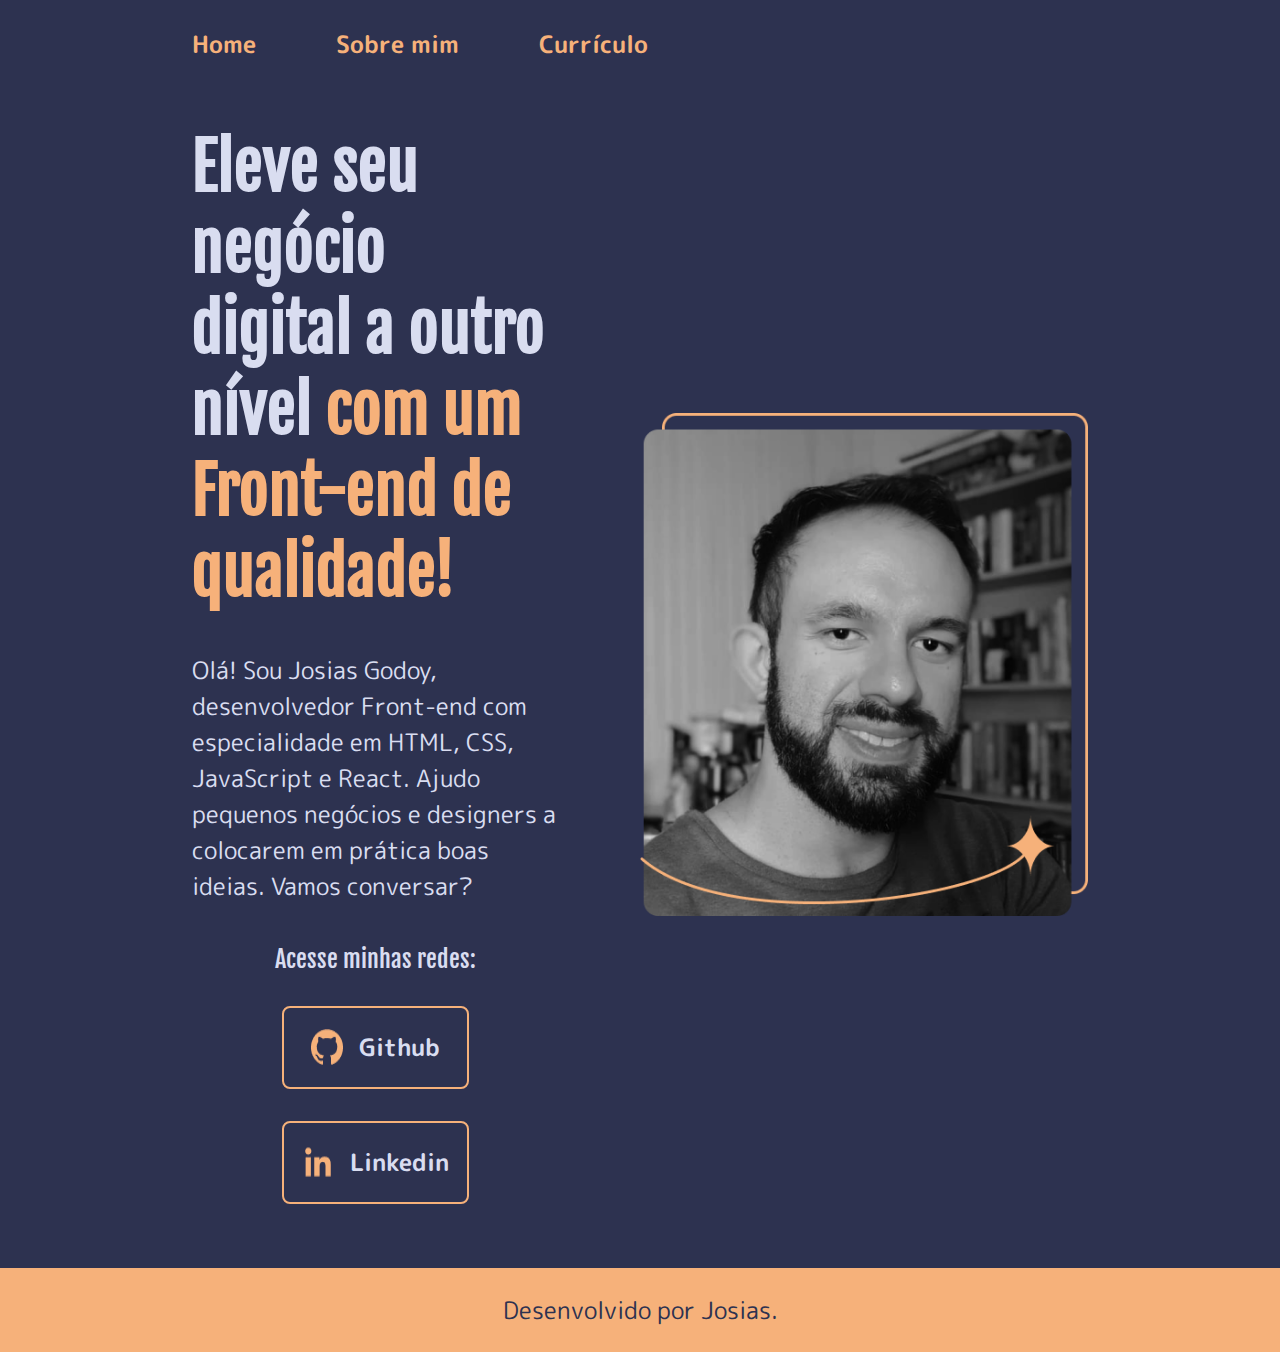
<file: index.html>
<!DOCTYPE html>
<html lang="pt-BR">
<head>
    <meta charset="UTF-8">
    <meta name="viewport" content="width=device-width, initial-scale=1.0">
    <title>Portfólio</title>
    <link rel="stylesheet" href="./styles/style.css">
</head>
<body>
    <header class="cabecalho">
        <nav class="cabecalho__menu">
            <a class="cabecalho__menu__link" href="index.html">Home</a>
            <a class="cabecalho__menu__link" href="about.html">Sobre mim</a>
            <a class="cabecalho__menu__link" href="curriculo.html">Currículo</a>
        </nav>
    </header>
    <main class="apresentacao">
        <section class="apresentacao__conteudo">
            <h1 class="apresentacao__conteudo__titulo">Eleve seu negócio digital a outro nível <strong class="titulo-destaque">com um Front-end de qualidade!</strong></h1>
            <p class="apresentacao__conteudo__texto">Olá! Sou Josias Godoy, desenvolvedor Front-end com especialidade em HTML, CSS, JavaScript e React. Ajudo pequenos negócios e designers a colocarem em prática boas ideias. Vamos conversar?</p>
            <div class="apresentacao__links">
                <h2 class="apresentacao__links__subtitulo">Acesse minhas redes:</h2>
                <a class="apresentacao__links__navegacao" href="https://github.com/JosiasGodoy">
                    <img src="./assets/github.png">
                    Github
                </a>
                <a class="apresentacao__links__navegacao" href="https://www.linkedin.com/in/JosiasGodoy">
                    <img src="./assets/linkedin.png">
                    Linkedin
                </a>
                <!-- <a class="apresentacao__links__navegacao" href="https://twitch.tv/guilimadev">
                    <img src="./assets/twitch.png">
                    Twitch
                </a> -->
            </div>
        </section>
        <img class="apresentacao__imagem" src="./assets/imagem.png" alt="Foto de Josias Godoy, desenvolvedor front-end">
    </main>
    <footer class="rodape">
        <p>Desenvolvido por Josias.</p>
    </footer>
</body>
</html>
</file>
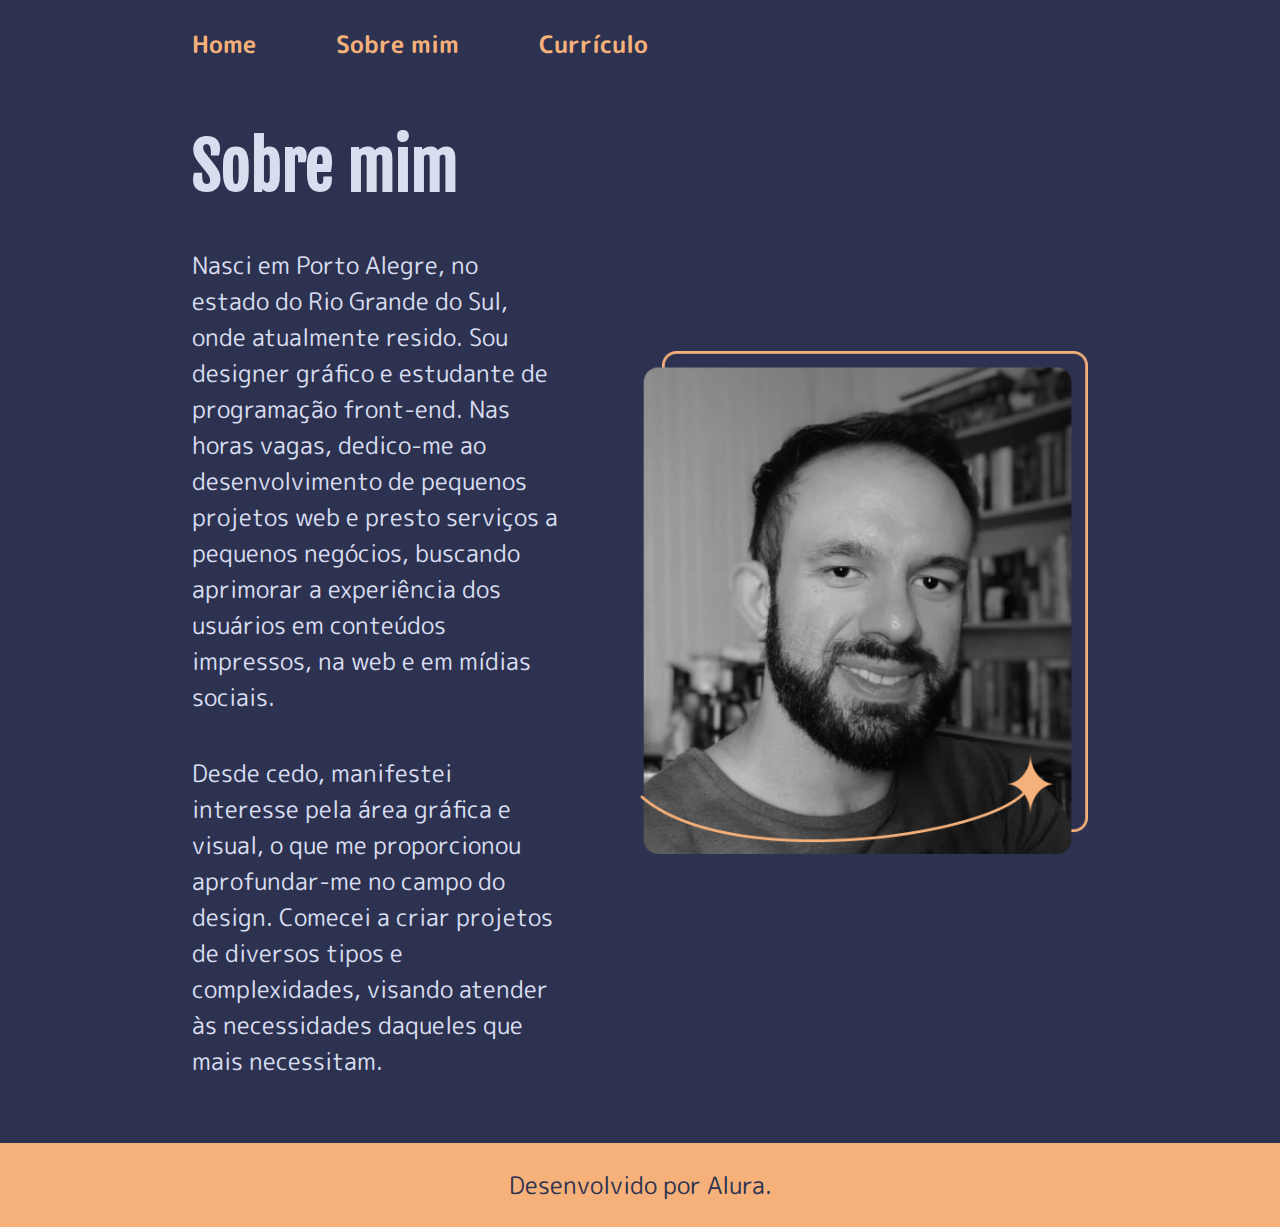
<file: about.html>
<!DOCTYPE html>
<html lang="pt-br">
<head>
    <meta charset="UTF-8">
    <meta name="viewport" content="width=device-width, initial-scale=1.0">
    <title>Sobre mim</title>
    <link rel="stylesheet" href="./styles/style.css">
</head>
<body>
    <header class="cabecalho">
        <nav class="cabecalho__menu">
            <a class="cabecalho__menu__link" href="index.html">Home</a>
            <a class="cabecalho__menu__link" href="about.html">Sobre mim</a>
            <a class="cabecalho__menu__link" href="curriculo.html">Currículo</a>
        </nav>
    </header>

    <main class="apresentacao">
        <section class="apresentacao__conteudo">
            <h1 class="apresentacao__conteudo__titulo">Sobre mim</h1>
            <p class="apresentacao__conteudo__texto">Nasci em Porto Alegre, no estado do Rio Grande do Sul, onde atualmente resido. Sou designer gráfico e estudante de programação front-end. Nas horas vagas, dedico-me ao desenvolvimento de pequenos projetos web e presto serviços a pequenos negócios, buscando aprimorar a experiência dos usuários em conteúdos impressos, na web e em mídias sociais.</p>
            <p class="apresentacao__conteudo__texto">Desde cedo, manifestei interesse pela área gráfica e visual, o que me proporcionou aprofundar-me no campo do design. Comecei a criar projetos de diversos tipos e complexidades, visando atender às necessidades daqueles que mais necessitam.</p>
        </section>
        <img class="apresentacao__imagem" src="./assets/imagem.png" alt="Foto de Josias Godoy, desenvolvedor front-end">
    </main>

    <footer class="rodape">
        <p>Desenvolvido por Alura.</p>
    </footer>
</body>
</html>
</file>
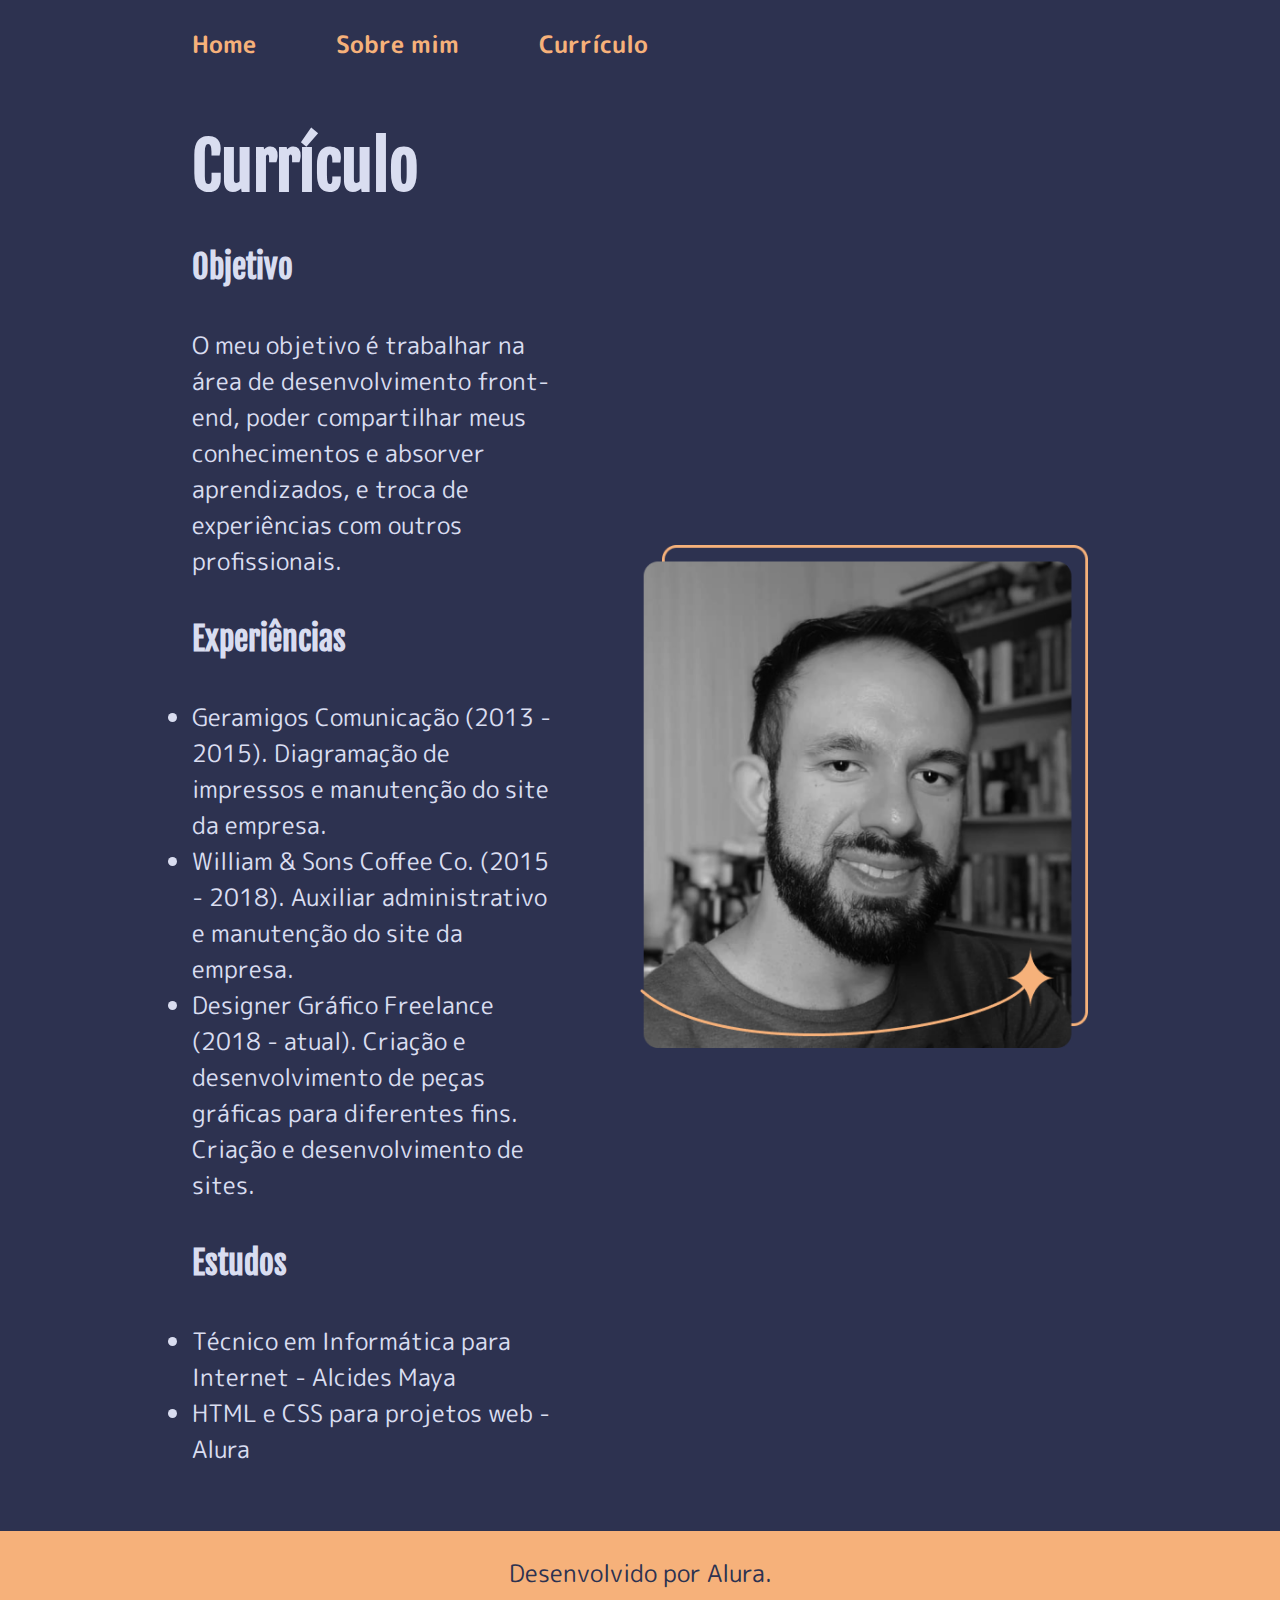
<file: curriculo.html>
<!DOCTYPE html>
<html lang="pt-br">
<head>
    <meta charset="UTF-8">
    <meta name="viewport" content="width=device-width, initial-scale=1.0">
    <title>Sobre mim</title>
    <link rel="stylesheet" href="./styles/style.css">
</head>
<body>
    <header class="cabecalho">
        <nav class="cabecalho__menu">
            <a class="cabecalho__menu__link" href="index.html">Home</a>
            <a class="cabecalho__menu__link" href="about.html">Sobre mim</a>
            <a class="cabecalho__menu__link" href="curriculo.html">Currículo</a>
        </nav>
    </header>

    <main class="apresentacao">
        <section class="apresentacao__conteudo">
            <h1 class="apresentacao__conteudo__titulo">Currículo</h1>
            <h2 class="apresentacao__conteudo__subtitulo">Objetivo</h2>
            <p class="apresentacao__conteudo__texto">O meu objetivo é trabalhar na área de desenvolvimento front-end, poder compartilhar meus conhecimentos e absorver aprendizados, e troca de experiências com outros profissionais.</p>
            <h2 class="apresentacao__conteudo__subtitulo">Experiências</h2>
            <ul class="apresentacao__conteudo__texto">
                <li>Geramigos Comunicação (2013 - 2015). Diagramação de impressos e manutenção do site da empresa.</li>
                <li>William & Sons Coffee Co. (2015 - 2018). Auxiliar administrativo e manutenção do site da empresa.</li>
                <li>Designer Gráfico Freelance (2018 - atual). Criação e desenvolvimento de peças gráficas para diferentes fins. Criação e desenvolvimento de sites.</li>
            </ul>
            <h2 class="apresentacao__conteudo__subtitulo">Estudos</h2>
            <ul class="apresentacao__conteudo__texto">
                <li>Técnico em Informática para Internet - Alcides Maya</li>
                <li>HTML e CSS para projetos web - Alura</li>
            </ul>
        </section>
        <img class="apresentacao__imagem" src="./assets/imagem.png" alt="Foto de Josias Godoy, desenvolvedor front-end">
    </main>

    <footer class="rodape">
        <p>Desenvolvido por Alura.</p>
    </footer>
</body>
</html>
</file>
<file: styles/style.css>
@import url('https://fonts.googleapis.com/css2?family=Fjalla+One&family=M+PLUS+Rounded+1c&display=swap');

:root {
    
    --cor-primaria: #2D3250;
    --cor-secundaria: #d9ddf0;
    --cor-terciaria: #F6B17A;
    --cor-hover: #424769;
   

    /* --cor-primaria: #000000;
    --cor-secundaria: #F6F6F6;
    --cor-terciaria: #22D4FD;
    --cor-hover: #272727; */

    --fonte-primaria: 'Fjalla One', sans-serif;
    --fonte-secundaria: 'M PLUS Rounded 1c', sans-serif;
}

* {
    margin: 0;
    padding: 0;
}

body {
    box-sizing: border-box;
    background-color: var(--cor-primaria);
    color: var(--cor-secundaria);
}

.cabecalho {
    padding: 2% 0% 0% 15%;
}

.cabecalho__menu {
    display: flex;
    gap: 80px;
}

.cabecalho__menu__link {
    font-family: var(--fonte-secundaria);
    font-size: 1.5rem;
    font-weight: 600;
    color: var(--cor-terciaria);
    text-decoration: none;
}

.apresentacao {
    padding: 5% 15%;
    display: flex;
    align-items: center;
    justify-content: space-between;
    gap: 82px;
}

.apresentacao__conteudo {
    width: 50%;
    display: flex;
    flex-direction: column;
    gap: 40px;
}

.apresentacao__conteudo__titulo {
    font-size: 4rem;
    font-family: var(--fonte-primaria);
}

.apresentacao__conteudo__subtitulo {
    font-size: 2rem;
    font-family: var(--fonte-primaria);
}

.titulo-destaque {
    color: var(--cor-terciaria);
}

.apresentacao__conteudo__texto {
    font-size: 1.5rem;
    font-family: var(--fonte-secundaria);
}

.apresentacao__links {
    display: flex;
    flex-direction: column;
    justify-content: space-between;
    align-items: center;
    gap: 32px;
}

.apresentacao__links__subtitulo {
    font-family: var(--fonte-primaria);
    font-weight: 400;
    font-size: 1.5rem;
}

.apresentacao__links__navegacao {
    display: flex;
    justify-content: center;
    gap: 16px;
    border: 2px solid var(--cor-terciaria);
    width: 50%;
    text-align: center;
    border-radius: 8px;
    font-size: 1.5rem;
    padding: 21.5px 0;
    text-decoration: none;
    color: var(--cor-secundaria);
    font-family: var(--fonte-secundaria);
    font-weight: 600;
}

.apresentacao__links__navegacao:hover {
    background-color: var(--cor-hover);
}

.apresentacao__imagem {
    width: 50%;
}

.rodape {
    padding: 24px;
    color: var(--cor-primaria);
    background-color: var(--cor-terciaria);
    text-align: center;
    font-family: var(--fonte-secundaria);
    font-size: 1.5rem;
    font-weight: 400;
}

@media (max-width: 1200px) {
    .cabecalho {
        padding: 10%;
    }

    .cabecalho__menu {
        justify-content: center;
    }
    
    .apresentacao {
        flex-direction: column-reverse;
        padding: 5%;
    }

    .apresentacao__conteudo {
        width: auto;
    }
}
</file>
